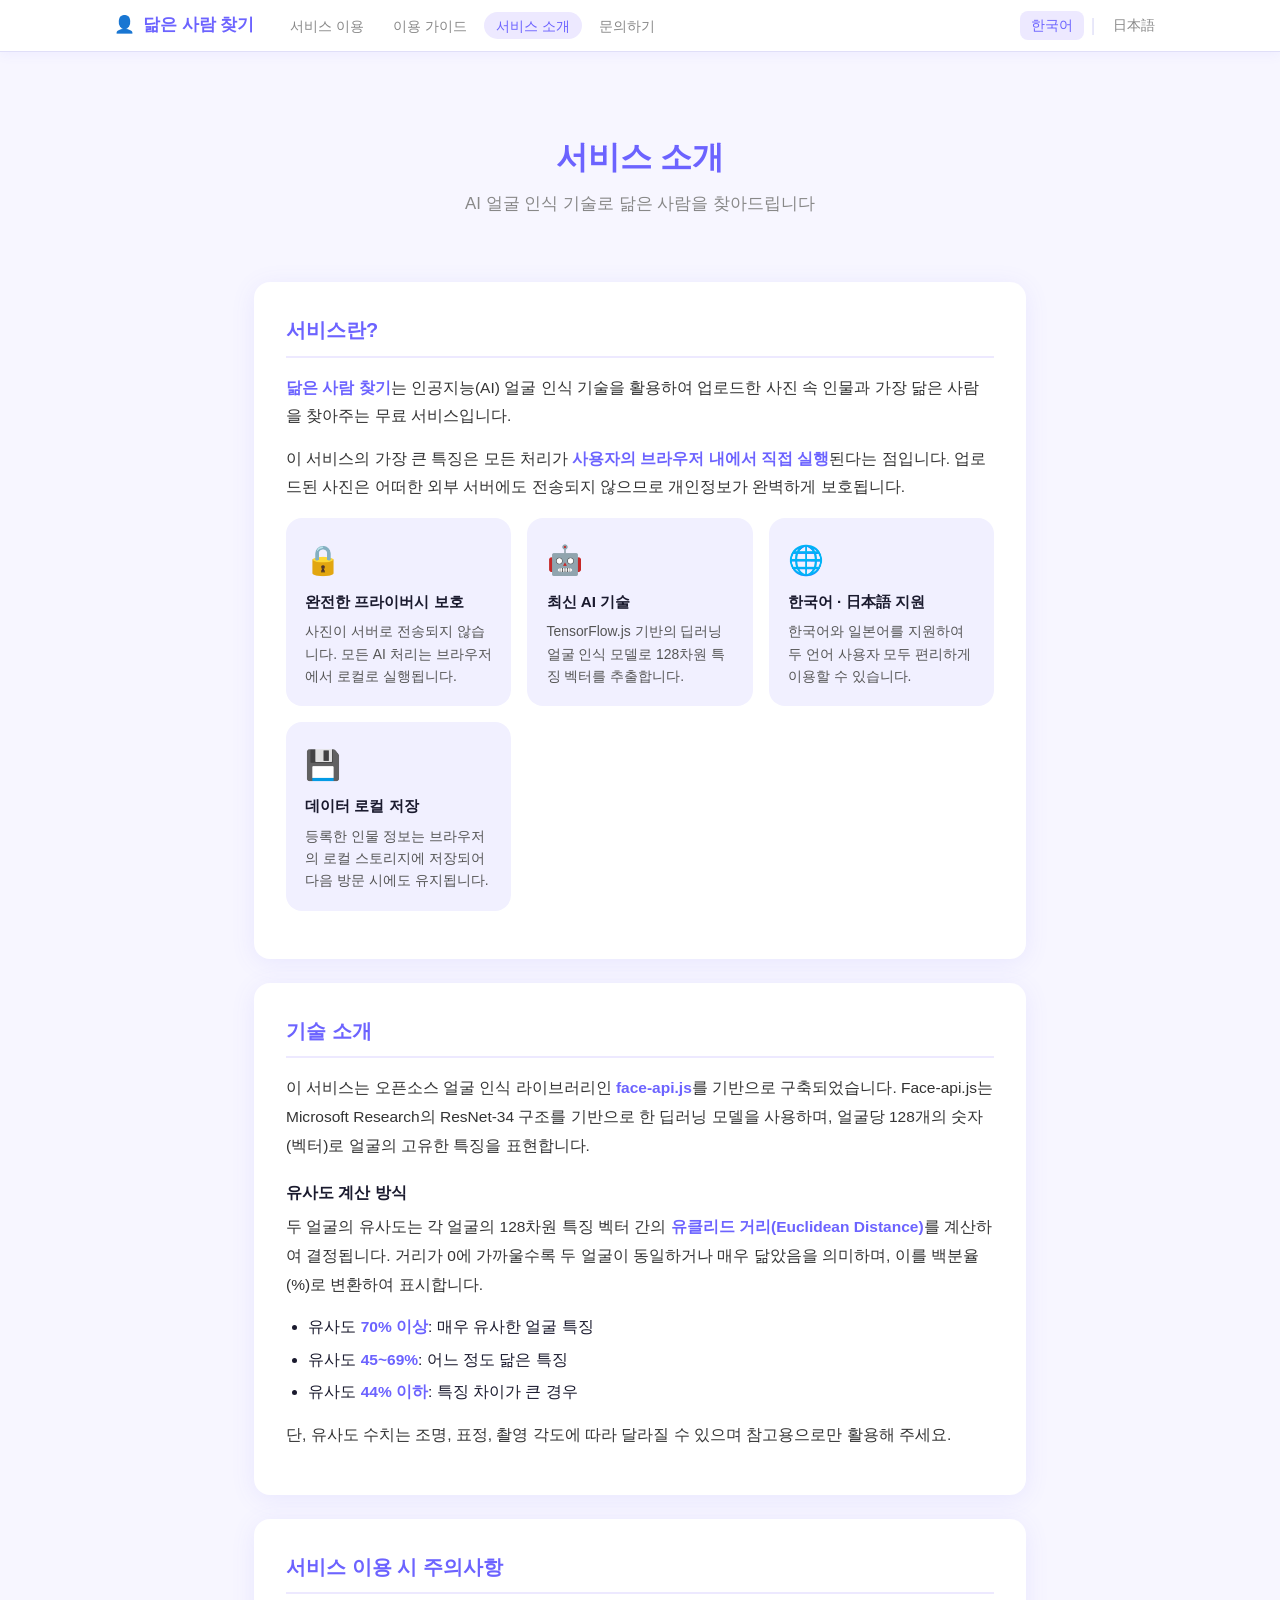
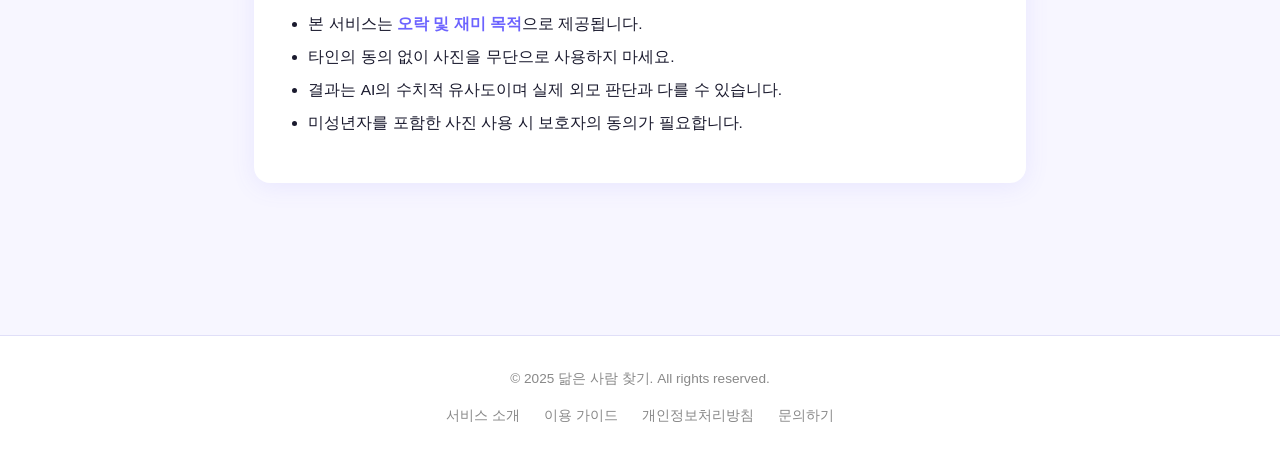
<file: about.html>
<!DOCTYPE html>
<html lang="ko">
<head>
  <meta charset="UTF-8" />
  <meta name="viewport" content="width=device-width, initial-scale=1.0" />
  <title>서비스 소개 - 닮은 사람 찾기</title>
  <meta name="description" content="닮은 사람 찾기 서비스는 브라우저에서 AI가 직접 실행되어 사진을 서버로 전송하지 않는 안전한 얼굴 유사도 분석 서비스입니다." />
  <link rel="stylesheet" href="style.css" />
  <script async src="https://pagead2.googlesyndication.com/pagead/js/adsbygoogle.js?client=ca-pub-1214906655772922" crossorigin="anonymous"></script>
  <script src="lang.js"></script>
</head>
<body>

  <nav class="site-nav">
    <div class="site-nav-inner">
      <a href="index.html" class="site-logo">
        <span>👤</span>
        <span data-ko="닮은 사람 찾기" data-ja="似た人探し">닮은 사람 찾기</span>
      </a>
      <ul class="site-nav-links">
        <li><a href="index.html" data-ko="서비스 이용" data-ja="サービス利用">서비스 이용</a></li>
        <li><a href="guide.html" data-ko="이용 가이드" data-ja="利用ガイド">이용 가이드</a></li>
        <li><a href="about.html" class="active" data-ko="서비스 소개" data-ja="サービス紹介">서비스 소개</a></li>
        <li><a href="contact.html" data-ko="문의하기" data-ja="お問い合わせ">문의하기</a></li>
      </ul>
      <div class="site-lang-toggle">
        <button class="lang-btn active" data-lang="ko">한국어</button>
        <span class="lang-sep">|</span>
        <button class="lang-btn" data-lang="ja">日本語</button>
      </div>
    </div>
  </nav>

  <div class="page-wrap">

    <div class="page-hero">
      <h1 data-ko="서비스 소개" data-ja="サービス紹介">서비스 소개</h1>
      <p data-ko="AI 얼굴 인식 기술로 닮은 사람을 찾아드립니다" data-ja="AI顔認識技術で似た人を見つけます">AI 얼굴 인식 기술로 닮은 사람을 찾아드립니다</p>
    </div>

    <!-- KO Content -->
    <div class="ko-block">
      <div class="content-section">
        <h2>서비스란?</h2>
        <p>
          <strong>닮은 사람 찾기</strong>는 인공지능(AI) 얼굴 인식 기술을 활용하여 업로드한 사진 속 인물과 가장 닮은 사람을 찾아주는 무료 서비스입니다.
        </p>
        <p>
          이 서비스의 가장 큰 특징은 모든 처리가 <strong>사용자의 브라우저 내에서 직접 실행</strong>된다는 점입니다. 업로드된 사진은 어떠한 외부 서버에도 전송되지 않으므로 개인정보가 완벽하게 보호됩니다.
        </p>

        <div class="feature-grid">
          <div class="feature-card">
            <span class="feature-icon">🔒</span>
            <h3>완전한 프라이버시 보호</h3>
            <p>사진이 서버로 전송되지 않습니다. 모든 AI 처리는 브라우저에서 로컬로 실행됩니다.</p>
          </div>
          <div class="feature-card">
            <span class="feature-icon">🤖</span>
            <h3>최신 AI 기술</h3>
            <p>TensorFlow.js 기반의 딥러닝 얼굴 인식 모델로 128차원 특징 벡터를 추출합니다.</p>
          </div>
          <div class="feature-card">
            <span class="feature-icon">🌐</span>
            <h3>한국어 · 日本語 지원</h3>
            <p>한국어와 일본어를 지원하여 두 언어 사용자 모두 편리하게 이용할 수 있습니다.</p>
          </div>
          <div class="feature-card">
            <span class="feature-icon">💾</span>
            <h3>데이터 로컬 저장</h3>
            <p>등록한 인물 정보는 브라우저의 로컬 스토리지에 저장되어 다음 방문 시에도 유지됩니다.</p>
          </div>
        </div>
      </div>

      <div class="content-section">
        <h2>기술 소개</h2>
        <p>
          이 서비스는 오픈소스 얼굴 인식 라이브러리인 <strong>face-api.js</strong>를 기반으로 구축되었습니다.
          Face-api.js는 Microsoft Research의 ResNet-34 구조를 기반으로 한 딥러닝 모델을 사용하며,
          얼굴당 128개의 숫자(벡터)로 얼굴의 고유한 특징을 표현합니다.
        </p>
        <h3>유사도 계산 방식</h3>
        <p>
          두 얼굴의 유사도는 각 얼굴의 128차원 특징 벡터 간의 <strong>유클리드 거리(Euclidean Distance)</strong>를 계산하여 결정됩니다.
          거리가 0에 가까울수록 두 얼굴이 동일하거나 매우 닮았음을 의미하며, 이를 백분율(%)로 변환하여 표시합니다.
        </p>
        <ul>
          <li>유사도 <strong>70% 이상</strong>: 매우 유사한 얼굴 특징</li>
          <li>유사도 <strong>45~69%</strong>: 어느 정도 닮은 특징</li>
          <li>유사도 <strong>44% 이하</strong>: 특징 차이가 큰 경우</li>
        </ul>
        <p>
          단, 유사도 수치는 조명, 표정, 촬영 각도에 따라 달라질 수 있으며 참고용으로만 활용해 주세요.
        </p>
      </div>

      <div class="content-section">
        <h2>서비스 이용 시 주의사항</h2>
        <ul>
          <li>본 서비스는 <strong>오락 및 재미 목적</strong>으로 제공됩니다.</li>
          <li>타인의 동의 없이 사진을 무단으로 사용하지 마세요.</li>
          <li>결과는 AI의 수치적 유사도이며 실제 외모 판단과 다를 수 있습니다.</li>
          <li>미성년자를 포함한 사진 사용 시 보호자의 동의가 필요합니다.</li>
        </ul>
      </div>
    </div>

    <!-- JA Content -->
    <div class="ja-block" style="display:none;">
      <div class="content-section">
        <h2>サービスとは？</h2>
        <p>
          <strong>似た人探し</strong>は、人工知能（AI）の顔認識技術を活用して、アップロードした写真の人物に最も似た人を探す無料サービスです。
        </p>
        <p>
          このサービスの最大の特徴は、すべての処理が<strong>ユーザーのブラウザ内で直接実行</strong>されることです。アップロードされた写真はいかなる外部サーバーにも送信されないため、個人情報が完全に保護されます。
        </p>

        <div class="feature-grid">
          <div class="feature-card">
            <span class="feature-icon">🔒</span>
            <h3>完全なプライバシー保護</h3>
            <p>写真はサーバーに送信されません。すべてのAI処理はブラウザでローカルに実行されます。</p>
          </div>
          <div class="feature-card">
            <span class="feature-icon">🤖</span>
            <h3>最新AI技術</h3>
            <p>TensorFlow.jsベースのディープラーニング顔認識モデルで128次元特徴ベクトルを抽出します。</p>
          </div>
          <div class="feature-card">
            <span class="feature-icon">🌐</span>
            <h3>韓国語・日本語対応</h3>
            <p>韓国語と日本語に対応しており、両言語のユーザーが便利に利用できます。</p>
          </div>
          <div class="feature-card">
            <span class="feature-icon">💾</span>
            <h3>ローカルデータ保存</h3>
            <p>登録した人物情報はブラウザのローカルストレージに保存され、次回訪問時にも維持されます。</p>
          </div>
        </div>
      </div>

      <div class="content-section">
        <h2>技術紹介</h2>
        <p>
          このサービスはオープンソースの顔認識ライブラリ<strong>face-api.js</strong>をベースに構築されています。
          ResNet-34構造に基づくディープラーニングモデルを使用し、顔ごとに128個の数値（ベクトル）で顔固有の特徴を表現します。
        </p>
        <h3>類似度の計算方法</h3>
        <p>
          2つの顔の類似度は、各顔の128次元特徴ベクトル間の<strong>ユークリッド距離</strong>を計算して決定されます。
          距離が0に近いほど2つの顔が同一または非常に似ていることを意味し、これをパーセンテージ（%）に変換して表示します。
        </p>
        <ul>
          <li>類似度<strong>70%以上</strong>：非常によく似た顔の特徴</li>
          <li>類似度<strong>45〜69%</strong>：ある程度似た特徴</li>
          <li>類似度<strong>44%以下</strong>：特徴の差が大きい場合</li>
        </ul>
      </div>

      <div class="content-section">
        <h2>ご利用上の注意</h2>
        <ul>
          <li>本サービスは<strong>娯楽・エンターテインメント目的</strong>で提供されます。</li>
          <li>他人の同意なく無断で写真を使用しないでください。</li>
          <li>結果はAIの数値的類似度であり、実際の外見判断とは異なる場合があります。</li>
          <li>未成年者を含む写真の使用には保護者の同意が必要です。</li>
        </ul>
      </div>
    </div>

  </div>

  <footer class="site-footer">
    <div class="site-footer-inner">
      <p class="footer-copy">© 2025 닮은 사람 찾기. All rights reserved.</p>
      <ul class="footer-links">
        <li><a href="about.html" data-ko="서비스 소개" data-ja="サービス紹介">서비스 소개</a></li>
        <li><a href="guide.html" data-ko="이용 가이드" data-ja="利用ガイド">이용 가이드</a></li>
        <li><a href="privacy.html" data-ko="개인정보처리방침" data-ja="プライバシーポリシー">개인정보처리방침</a></li>
        <li><a href="contact.html" data-ko="문의하기" data-ja="お問い合わせ">문의하기</a></li>
      </ul>
    </div>
  </footer>

</body>
</html>
</file>
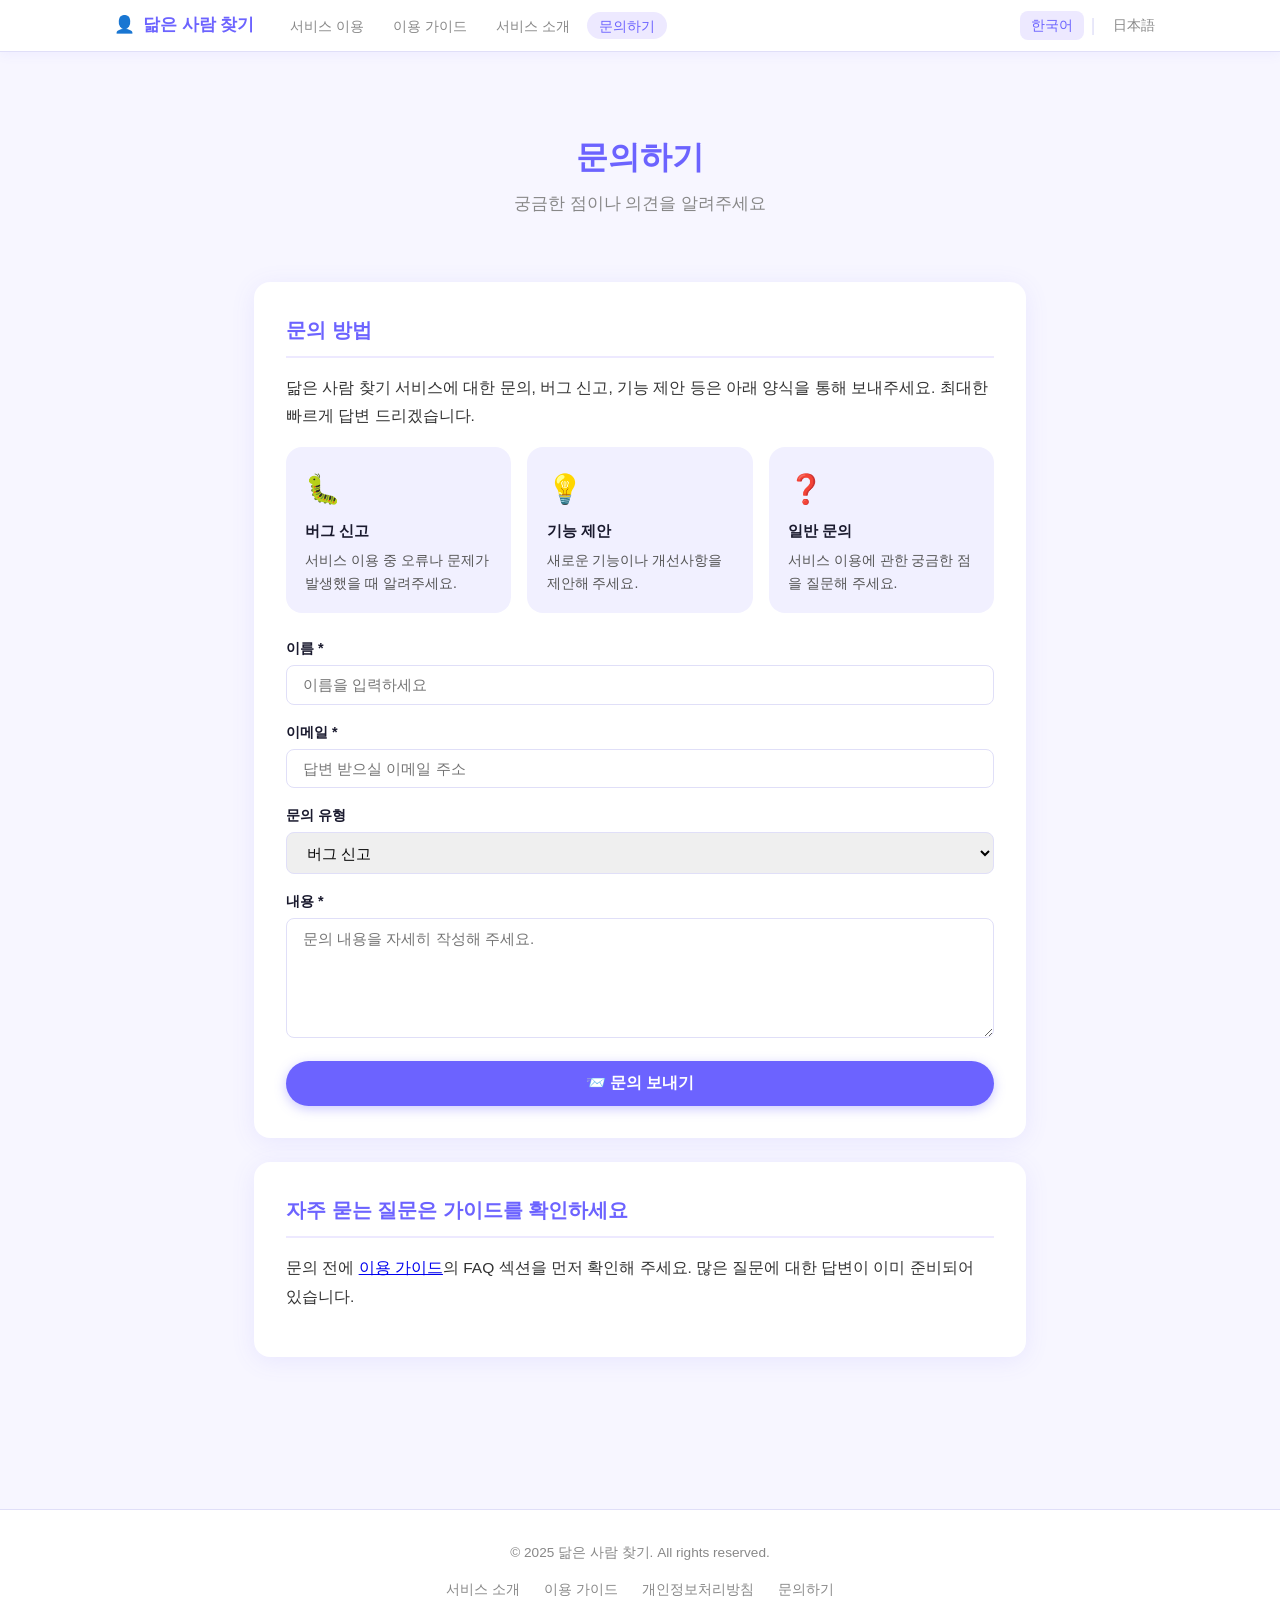
<file: contact.html>
<!DOCTYPE html>
<html lang="ko">
<head>
  <meta charset="UTF-8" />
  <meta name="viewport" content="width=device-width, initial-scale=1.0" />
  <title>문의하기 - 닮은 사람 찾기</title>
  <meta name="description" content="닮은 사람 찾기 서비스에 대한 문의, 버그 신고, 기능 제안을 보내주세요." />
  <link rel="stylesheet" href="style.css" />
  <script async src="https://pagead2.googlesyndication.com/pagead/js/adsbygoogle.js?client=ca-pub-1214906655772922" crossorigin="anonymous"></script>
  <script src="lang.js"></script>
</head>
<body>

  <nav class="site-nav">
    <div class="site-nav-inner">
      <a href="index.html" class="site-logo">
        <span>👤</span>
        <span data-ko="닮은 사람 찾기" data-ja="似た人探し">닮은 사람 찾기</span>
      </a>
      <ul class="site-nav-links">
        <li><a href="index.html" data-ko="서비스 이용" data-ja="サービス利用">서비스 이용</a></li>
        <li><a href="guide.html" data-ko="이용 가이드" data-ja="利用ガイド">이용 가이드</a></li>
        <li><a href="about.html" data-ko="서비스 소개" data-ja="サービス紹介">서비스 소개</a></li>
        <li><a href="contact.html" class="active" data-ko="문의하기" data-ja="お問い合わせ">문의하기</a></li>
      </ul>
      <div class="site-lang-toggle">
        <button class="lang-btn active" data-lang="ko">한국어</button>
        <span class="lang-sep">|</span>
        <button class="lang-btn" data-lang="ja">日本語</button>
      </div>
    </div>
  </nav>

  <div class="page-wrap">

    <div class="page-hero">
      <h1 data-ko="문의하기" data-ja="お問い合わせ">문의하기</h1>
      <p data-ko="궁금한 점이나 의견을 알려주세요" data-ja="ご質問やご意見をお聞かせください">궁금한 점이나 의견을 알려주세요</p>
    </div>

    <!-- KO Content -->
    <div class="ko-block">

      <div class="content-section">
        <h2>문의 방법</h2>
        <p>
          닮은 사람 찾기 서비스에 대한 문의, 버그 신고, 기능 제안 등은
          아래 양식을 통해 보내주세요. 최대한 빠르게 답변 드리겠습니다.
        </p>

        <div class="feature-grid" style="margin-bottom:1.5rem;">
          <div class="feature-card">
            <span class="feature-icon">🐛</span>
            <h3>버그 신고</h3>
            <p>서비스 이용 중 오류나 문제가 발생했을 때 알려주세요.</p>
          </div>
          <div class="feature-card">
            <span class="feature-icon">💡</span>
            <h3>기능 제안</h3>
            <p>새로운 기능이나 개선사항을 제안해 주세요.</p>
          </div>
          <div class="feature-card">
            <span class="feature-icon">❓</span>
            <h3>일반 문의</h3>
            <p>서비스 이용에 관한 궁금한 점을 질문해 주세요.</p>
          </div>
        </div>

        <form class="contact-form" id="contactForm">
          <div>
            <label for="contactName">이름 *</label>
            <input type="text" id="contactName" placeholder="이름을 입력하세요" required />
          </div>
          <div>
            <label for="contactEmail">이메일 *</label>
            <input type="email" id="contactEmail" placeholder="답변 받으실 이메일 주소" required />
          </div>
          <div>
            <label for="contactCategory">문의 유형</label>
            <select id="contactCategory" style="width:100%;padding:0.65rem 1rem;border:1.5px solid var(--border);border-radius:8px;font-size:0.95rem;font-family:inherit;outline:none;">
              <option value="bug">버그 신고</option>
              <option value="feature">기능 제안</option>
              <option value="question">일반 문의</option>
              <option value="other">기타</option>
            </select>
          </div>
          <div>
            <label for="contactMessage">내용 *</label>
            <textarea id="contactMessage" placeholder="문의 내용을 자세히 작성해 주세요." required></textarea>
          </div>
          <button type="submit" class="btn btn-primary" id="submitBtn">
            📨 문의 보내기
          </button>
        </form>

        <div id="contactSuccess" style="display:none; margin-top:1rem; padding:1rem; background:var(--primary-light); border-radius:var(--radius); color:var(--primary); text-align:center; font-weight:600;">
          ✅ 문의가 접수되었습니다. 빠른 시일 내에 답변 드리겠습니다.
        </div>
      </div>

      <div class="content-section">
        <h2>자주 묻는 질문은 가이드를 확인하세요</h2>
        <p>
          문의 전에 <a href="guide.html">이용 가이드</a>의 FAQ 섹션을 먼저 확인해 주세요.
          많은 질문에 대한 답변이 이미 준비되어 있습니다.
        </p>
      </div>

    </div>

    <!-- JA Content -->
    <div class="ja-block" style="display:none;">

      <div class="content-section">
        <h2>お問い合わせ方法</h2>
        <p>
          似た人探しサービスへのお問い合わせ、バグ報告、機能提案などは
          以下のフォームよりお送りください。できる限り早くご回答いたします。
        </p>

        <div class="feature-grid" style="margin-bottom:1.5rem;">
          <div class="feature-card">
            <span class="feature-icon">🐛</span>
            <h3>バグ報告</h3>
            <p>サービス利用中にエラーや問題が発生した際はお知らせください。</p>
          </div>
          <div class="feature-card">
            <span class="feature-icon">💡</span>
            <h3>機能提案</h3>
            <p>新機能や改善点を提案してください。</p>
          </div>
          <div class="feature-card">
            <span class="feature-icon">❓</span>
            <h3>一般的なお問い合わせ</h3>
            <p>サービス利用に関するご質問をどうぞ。</p>
          </div>
        </div>

        <form class="contact-form" id="contactFormJa">
          <div>
            <label>お名前 *</label>
            <input type="text" placeholder="お名前を入力してください" required />
          </div>
          <div>
            <label>メールアドレス *</label>
            <input type="email" placeholder="返信先のメールアドレス" required />
          </div>
          <div>
            <label>お問い合わせ種別</label>
            <select style="width:100%;padding:0.65rem 1rem;border:1.5px solid var(--border);border-radius:8px;font-size:0.95rem;font-family:inherit;outline:none;">
              <option>バグ報告</option>
              <option>機能提案</option>
              <option>一般的なお問い合わせ</option>
              <option>その他</option>
            </select>
          </div>
          <div>
            <label>お問い合わせ内容 *</label>
            <textarea placeholder="お問い合わせ内容を詳しくお書きください。" required></textarea>
          </div>
          <button type="submit" class="btn btn-primary">
            📨 送信する
          </button>
        </form>
      </div>

      <div class="content-section">
        <h2>よくある質問はガイドをご確認ください</h2>
        <p>
          お問い合わせ前に<a href="guide.html">利用ガイド</a>のFAQセクションをご確認ください。
          多くの質問への回答がすでに用意されています。
        </p>
      </div>

    </div>

  </div>

  <footer class="site-footer">
    <div class="site-footer-inner">
      <p class="footer-copy">© 2025 닮은 사람 찾기. All rights reserved.</p>
      <ul class="footer-links">
        <li><a href="about.html" data-ko="서비스 소개" data-ja="サービス紹介">서비스 소개</a></li>
        <li><a href="guide.html" data-ko="이용 가이드" data-ja="利用ガイド">이용 가이드</a></li>
        <li><a href="privacy.html" data-ko="개인정보처리방침" data-ja="プライバシーポリシー">개인정보처리방침</a></li>
        <li><a href="contact.html" data-ko="문의하기" data-ja="お問い合わせ">문의하기</a></li>
      </ul>
    </div>
  </footer>

  <script>
    document.getElementById('contactForm').addEventListener('submit', function(e) {
      e.preventDefault();
      // 실제 배포 시 여기에 이메일 전송 로직(FormSubmit, EmailJS 등) 추가
      document.getElementById('contactForm').style.display = 'none';
      document.getElementById('contactSuccess').style.display = 'block';
    });
  </script>

</body>
</html>
</file>
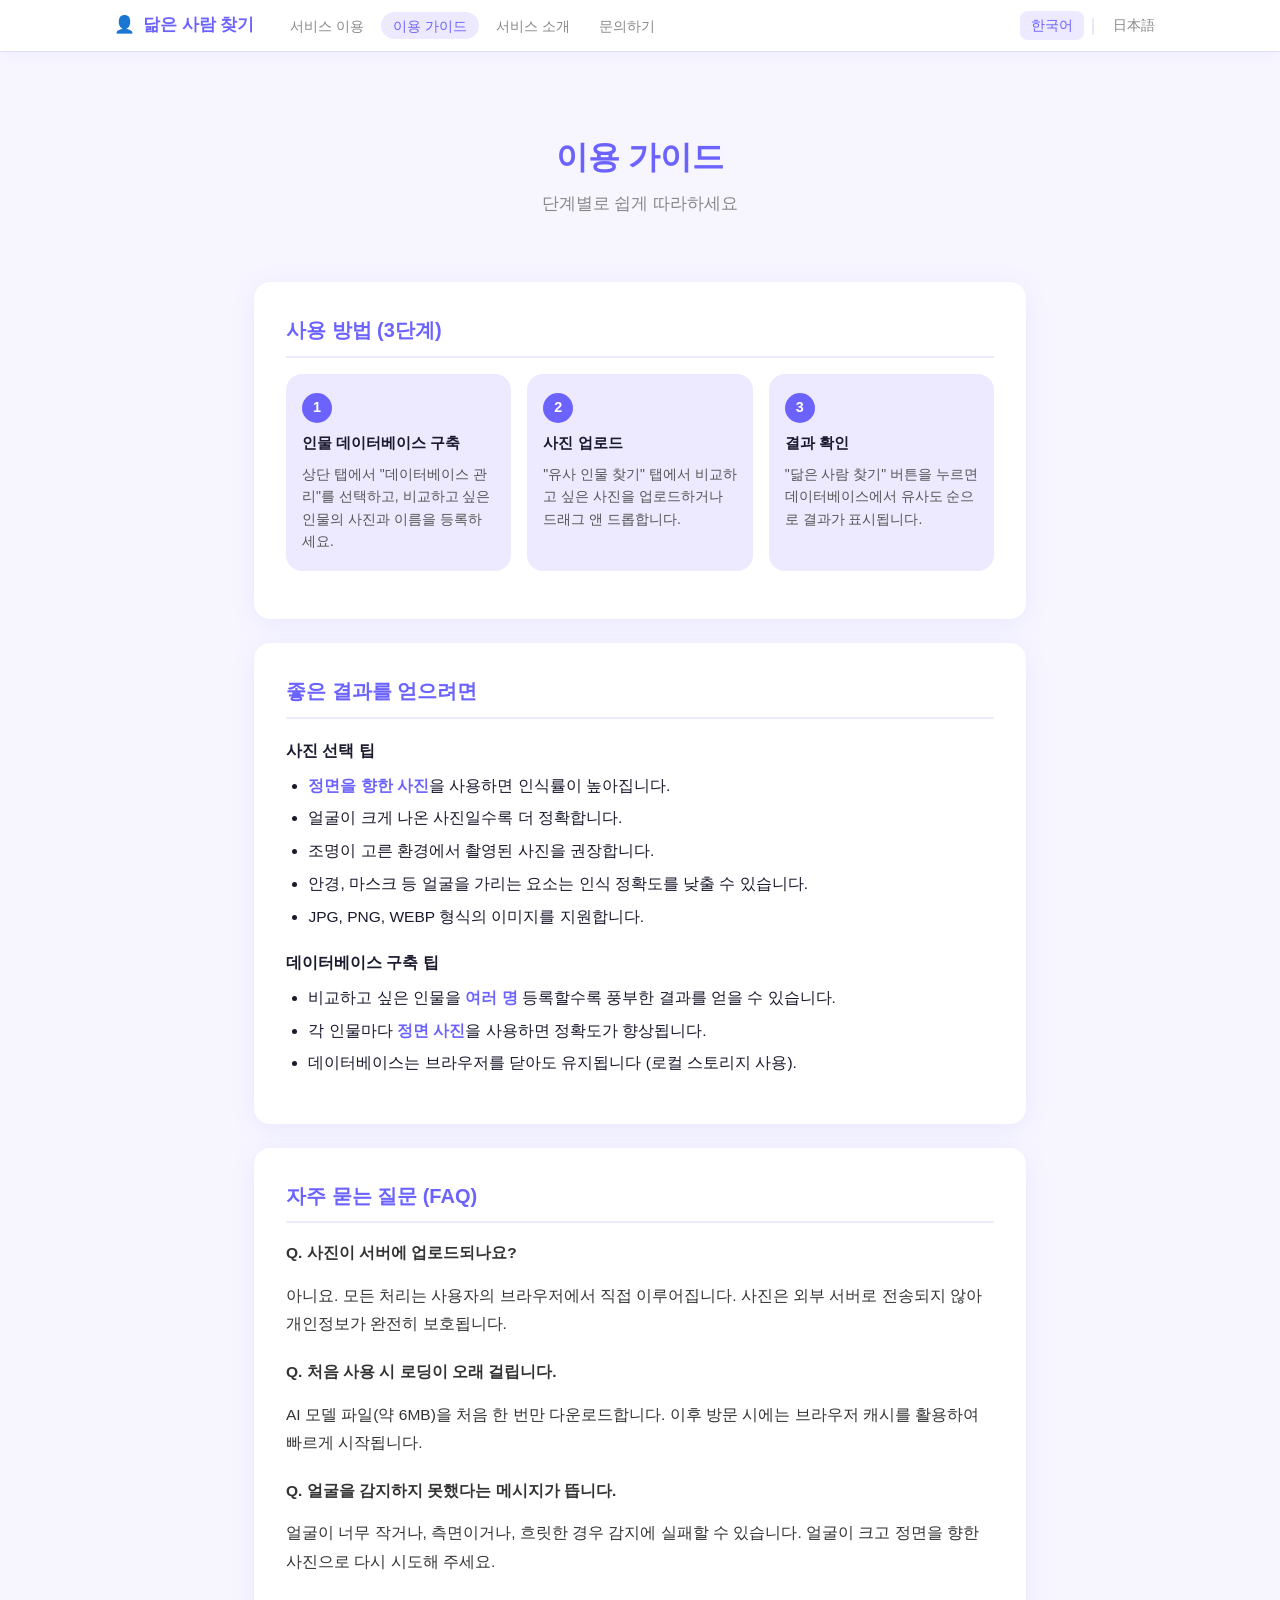
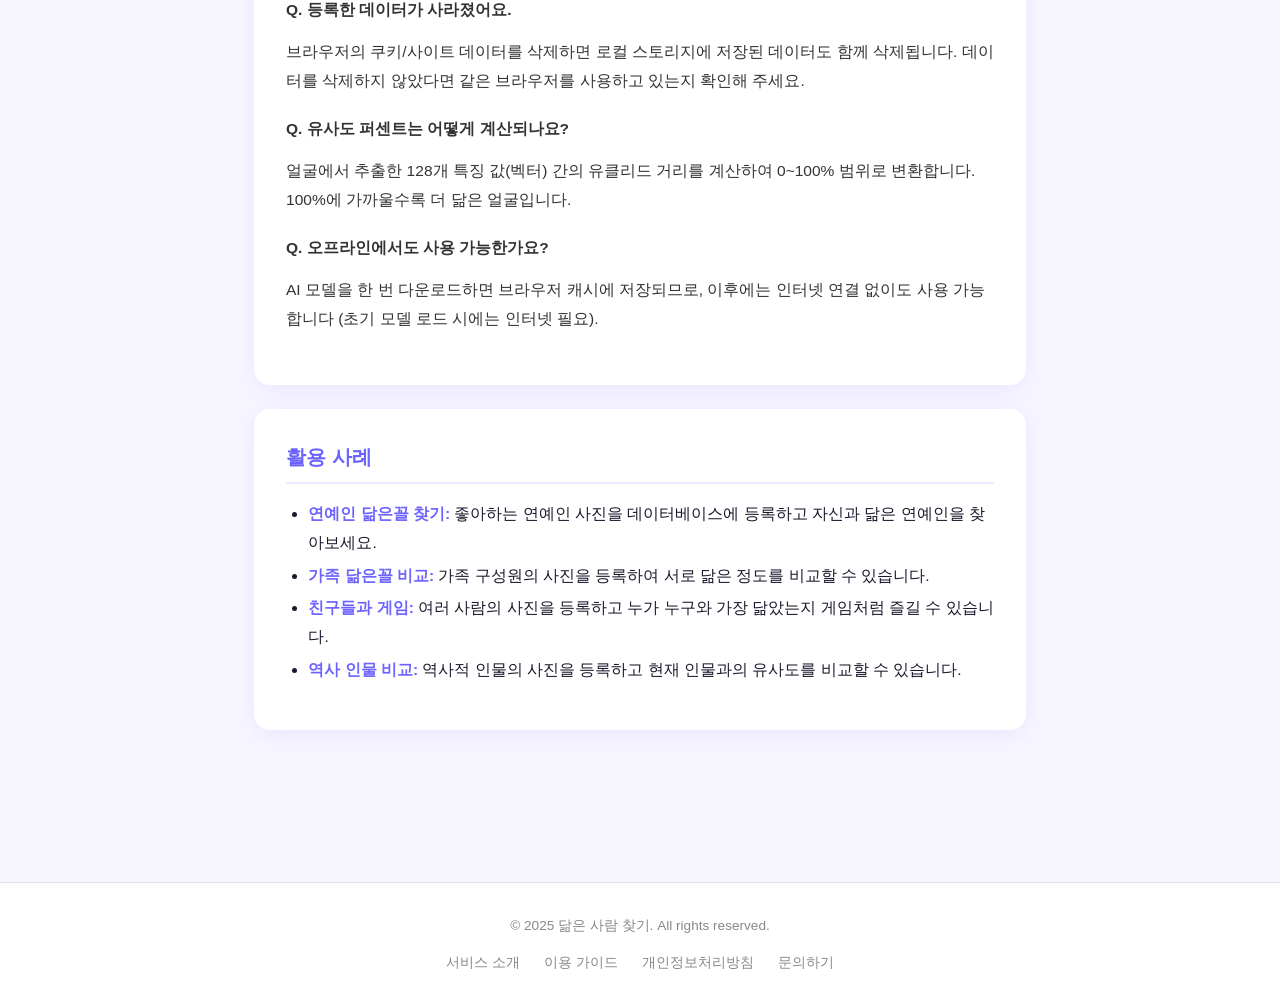
<file: guide.html>
<!DOCTYPE html>
<html lang="ko">
<head>
  <meta charset="UTF-8" />
  <meta name="viewport" content="width=device-width, initial-scale=1.0" />
  <title>이용 가이드 - 닮은 사람 찾기</title>
  <meta name="description" content="닮은 사람 찾기 서비스 사용법을 단계별로 안내합니다. 사진 등록부터 유사도 검색까지 쉽게 따라할 수 있습니다." />
  <link rel="stylesheet" href="style.css" />
  <script async src="https://pagead2.googlesyndication.com/pagead/js/adsbygoogle.js?client=ca-pub-1214906655772922" crossorigin="anonymous"></script>
  <script src="lang.js"></script>
</head>
<body>

  <nav class="site-nav">
    <div class="site-nav-inner">
      <a href="index.html" class="site-logo">
        <span>👤</span>
        <span data-ko="닮은 사람 찾기" data-ja="似た人探し">닮은 사람 찾기</span>
      </a>
      <ul class="site-nav-links">
        <li><a href="index.html" data-ko="서비스 이용" data-ja="サービス利用">서비스 이용</a></li>
        <li><a href="guide.html" class="active" data-ko="이용 가이드" data-ja="利用ガイド">이용 가이드</a></li>
        <li><a href="about.html" data-ko="서비스 소개" data-ja="サービス紹介">서비스 소개</a></li>
        <li><a href="contact.html" data-ko="문의하기" data-ja="お問い合わせ">문의하기</a></li>
      </ul>
      <div class="site-lang-toggle">
        <button class="lang-btn active" data-lang="ko">한국어</button>
        <span class="lang-sep">|</span>
        <button class="lang-btn" data-lang="ja">日本語</button>
      </div>
    </div>
  </nav>

  <div class="page-wrap">

    <div class="page-hero">
      <h1 data-ko="이용 가이드" data-ja="利用ガイド">이용 가이드</h1>
      <p data-ko="단계별로 쉽게 따라하세요" data-ja="ステップごとに簡単に使えます">단계별로 쉽게 따라하세요</p>
    </div>

    <!-- KO Content -->
    <div class="ko-block">

      <div class="content-section">
        <h2>사용 방법 (3단계)</h2>
        <div class="step-grid">
          <div class="step-card">
            <div class="step-num">1</div>
            <h3>인물 데이터베이스 구축</h3>
            <p>상단 탭에서 "데이터베이스 관리"를 선택하고, 비교하고 싶은 인물의 사진과 이름을 등록하세요.</p>
          </div>
          <div class="step-card">
            <div class="step-num">2</div>
            <h3>사진 업로드</h3>
            <p>"유사 인물 찾기" 탭에서 비교하고 싶은 사진을 업로드하거나 드래그 앤 드롭합니다.</p>
          </div>
          <div class="step-card">
            <div class="step-num">3</div>
            <h3>결과 확인</h3>
            <p>"닮은 사람 찾기" 버튼을 누르면 데이터베이스에서 유사도 순으로 결과가 표시됩니다.</p>
          </div>
        </div>
      </div>

      <div class="content-section">
        <h2>좋은 결과를 얻으려면</h2>
        <h3>사진 선택 팁</h3>
        <ul>
          <li><strong>정면을 향한 사진</strong>을 사용하면 인식률이 높아집니다.</li>
          <li>얼굴이 크게 나온 사진일수록 더 정확합니다.</li>
          <li>조명이 고른 환경에서 촬영된 사진을 권장합니다.</li>
          <li>안경, 마스크 등 얼굴을 가리는 요소는 인식 정확도를 낮출 수 있습니다.</li>
          <li>JPG, PNG, WEBP 형식의 이미지를 지원합니다.</li>
        </ul>

        <h3>데이터베이스 구축 팁</h3>
        <ul>
          <li>비교하고 싶은 인물을 <strong>여러 명</strong> 등록할수록 풍부한 결과를 얻을 수 있습니다.</li>
          <li>각 인물마다 <strong>정면 사진</strong>을 사용하면 정확도가 향상됩니다.</li>
          <li>데이터베이스는 브라우저를 닫아도 유지됩니다 (로컬 스토리지 사용).</li>
        </ul>
      </div>

      <div class="content-section">
        <h2>자주 묻는 질문 (FAQ)</h2>

        <div class="faq-item">
          <p class="faq-q">Q. 사진이 서버에 업로드되나요?</p>
          <p class="faq-a">아니요. 모든 처리는 사용자의 브라우저에서 직접 이루어집니다. 사진은 외부 서버로 전송되지 않아 개인정보가 완전히 보호됩니다.</p>
        </div>

        <div class="faq-item">
          <p class="faq-q">Q. 처음 사용 시 로딩이 오래 걸립니다.</p>
          <p class="faq-a">AI 모델 파일(약 6MB)을 처음 한 번만 다운로드합니다. 이후 방문 시에는 브라우저 캐시를 활용하여 빠르게 시작됩니다.</p>
        </div>

        <div class="faq-item">
          <p class="faq-q">Q. 얼굴을 감지하지 못했다는 메시지가 뜹니다.</p>
          <p class="faq-a">얼굴이 너무 작거나, 측면이거나, 흐릿한 경우 감지에 실패할 수 있습니다. 얼굴이 크고 정면을 향한 사진으로 다시 시도해 주세요.</p>
        </div>

        <div class="faq-item">
          <p class="faq-q">Q. 등록한 데이터가 사라졌어요.</p>
          <p class="faq-a">브라우저의 쿠키/사이트 데이터를 삭제하면 로컬 스토리지에 저장된 데이터도 함께 삭제됩니다. 데이터를 삭제하지 않았다면 같은 브라우저를 사용하고 있는지 확인해 주세요.</p>
        </div>

        <div class="faq-item">
          <p class="faq-q">Q. 유사도 퍼센트는 어떻게 계산되나요?</p>
          <p class="faq-a">얼굴에서 추출한 128개 특징 값(벡터) 간의 유클리드 거리를 계산하여 0~100% 범위로 변환합니다. 100%에 가까울수록 더 닮은 얼굴입니다.</p>
        </div>

        <div class="faq-item">
          <p class="faq-q">Q. 오프라인에서도 사용 가능한가요?</p>
          <p class="faq-a">AI 모델을 한 번 다운로드하면 브라우저 캐시에 저장되므로, 이후에는 인터넷 연결 없이도 사용 가능합니다 (초기 모델 로드 시에는 인터넷 필요).</p>
        </div>
      </div>

      <div class="content-section">
        <h2>활용 사례</h2>
        <ul>
          <li><strong>연예인 닮은꼴 찾기:</strong> 좋아하는 연예인 사진을 데이터베이스에 등록하고 자신과 닮은 연예인을 찾아보세요.</li>
          <li><strong>가족 닮은꼴 비교:</strong> 가족 구성원의 사진을 등록하여 서로 닮은 정도를 비교할 수 있습니다.</li>
          <li><strong>친구들과 게임:</strong> 여러 사람의 사진을 등록하고 누가 누구와 가장 닮았는지 게임처럼 즐길 수 있습니다.</li>
          <li><strong>역사 인물 비교:</strong> 역사적 인물의 사진을 등록하고 현재 인물과의 유사도를 비교할 수 있습니다.</li>
        </ul>
      </div>

    </div>

    <!-- JA Content -->
    <div class="ja-block" style="display:none;">

      <div class="content-section">
        <h2>使い方（3ステップ）</h2>
        <div class="step-grid">
          <div class="step-card">
            <div class="step-num">1</div>
            <h3>人物データベースを構築</h3>
            <p>上部タブで「データベース管理」を選択し、比較したい人物の写真と名前を登録してください。</p>
          </div>
          <div class="step-card">
            <div class="step-num">2</div>
            <h3>写真をアップロード</h3>
            <p>「似た人を探す」タブで比較したい写真をアップロードまたはドラッグ＆ドロップします。</p>
          </div>
          <div class="step-card">
            <div class="step-num">3</div>
            <h3>結果を確認</h3>
            <p>「似た人を探す」ボタンを押すと、データベースから類似度順に結果が表示されます。</p>
          </div>
        </div>
      </div>

      <div class="content-section">
        <h2>より良い結果を得るために</h2>
        <h3>写真選択のヒント</h3>
        <ul>
          <li><strong>正面を向いた写真</strong>を使うと認識率が上がります。</li>
          <li>顔が大きく写っている写真ほど正確です。</li>
          <li>照明が均一な環境で撮影された写真を推奨します。</li>
          <li>メガネ・マスクなど顔を隠す要素は認識精度を下げる可能性があります。</li>
        </ul>

        <h3>データベース構築のヒント</h3>
        <ul>
          <li>比較したい人物を<strong>複数名</strong>登録するほど豊富な結果が得られます。</li>
          <li>各人物に<strong>正面写真</strong>を使用すると精度が向上します。</li>
          <li>データベースはブラウザを閉じても維持されます（ローカルストレージ使用）。</li>
        </ul>
      </div>

      <div class="content-section">
        <h2>よくある質問（FAQ）</h2>

        <div class="faq-item">
          <p class="faq-q">Q. 写真はサーバーにアップロードされますか？</p>
          <p class="faq-a">いいえ。すべての処理はユーザーのブラウザで直接行われます。写真は外部サーバーに送信されないため、個人情報が完全に保護されます。</p>
        </div>

        <div class="faq-item">
          <p class="faq-q">Q. 初回使用時にロード時間がかかります。</p>
          <p class="faq-a">AIモデルファイル（約6MB）を初回のみダウンロードします。以降の訪問ではブラウザキャッシュを活用して素早く起動します。</p>
        </div>

        <div class="faq-item">
          <p class="faq-q">Q. 顔を検出できないというメッセージが表示されます。</p>
          <p class="faq-a">顔が小さすぎる、横向き、ぼやけている場合に検出に失敗することがあります。顔が大きく正面を向いた写真で再試行してください。</p>
        </div>

        <div class="faq-item">
          <p class="faq-q">Q. 類似度のパーセンテージはどのように計算されますか？</p>
          <p class="faq-a">顔から抽出した128個の特徴値（ベクトル）間のユークリッド距離を計算し、0〜100%の範囲に変換します。100%に近いほど似ている顔です。</p>
        </div>
      </div>

    </div>

  </div>

  <footer class="site-footer">
    <div class="site-footer-inner">
      <p class="footer-copy">© 2025 닮은 사람 찾기. All rights reserved.</p>
      <ul class="footer-links">
        <li><a href="about.html" data-ko="서비스 소개" data-ja="サービス紹介">서비스 소개</a></li>
        <li><a href="guide.html" data-ko="이용 가이드" data-ja="利用ガイド">이용 가이드</a></li>
        <li><a href="privacy.html" data-ko="개인정보처리방침" data-ja="プライバシーポリシー">개인정보처리방침</a></li>
        <li><a href="contact.html" data-ko="문의하기" data-ja="お問い合わせ">문의하기</a></li>
      </ul>
    </div>
  </footer>

</body>
</html>
</file>
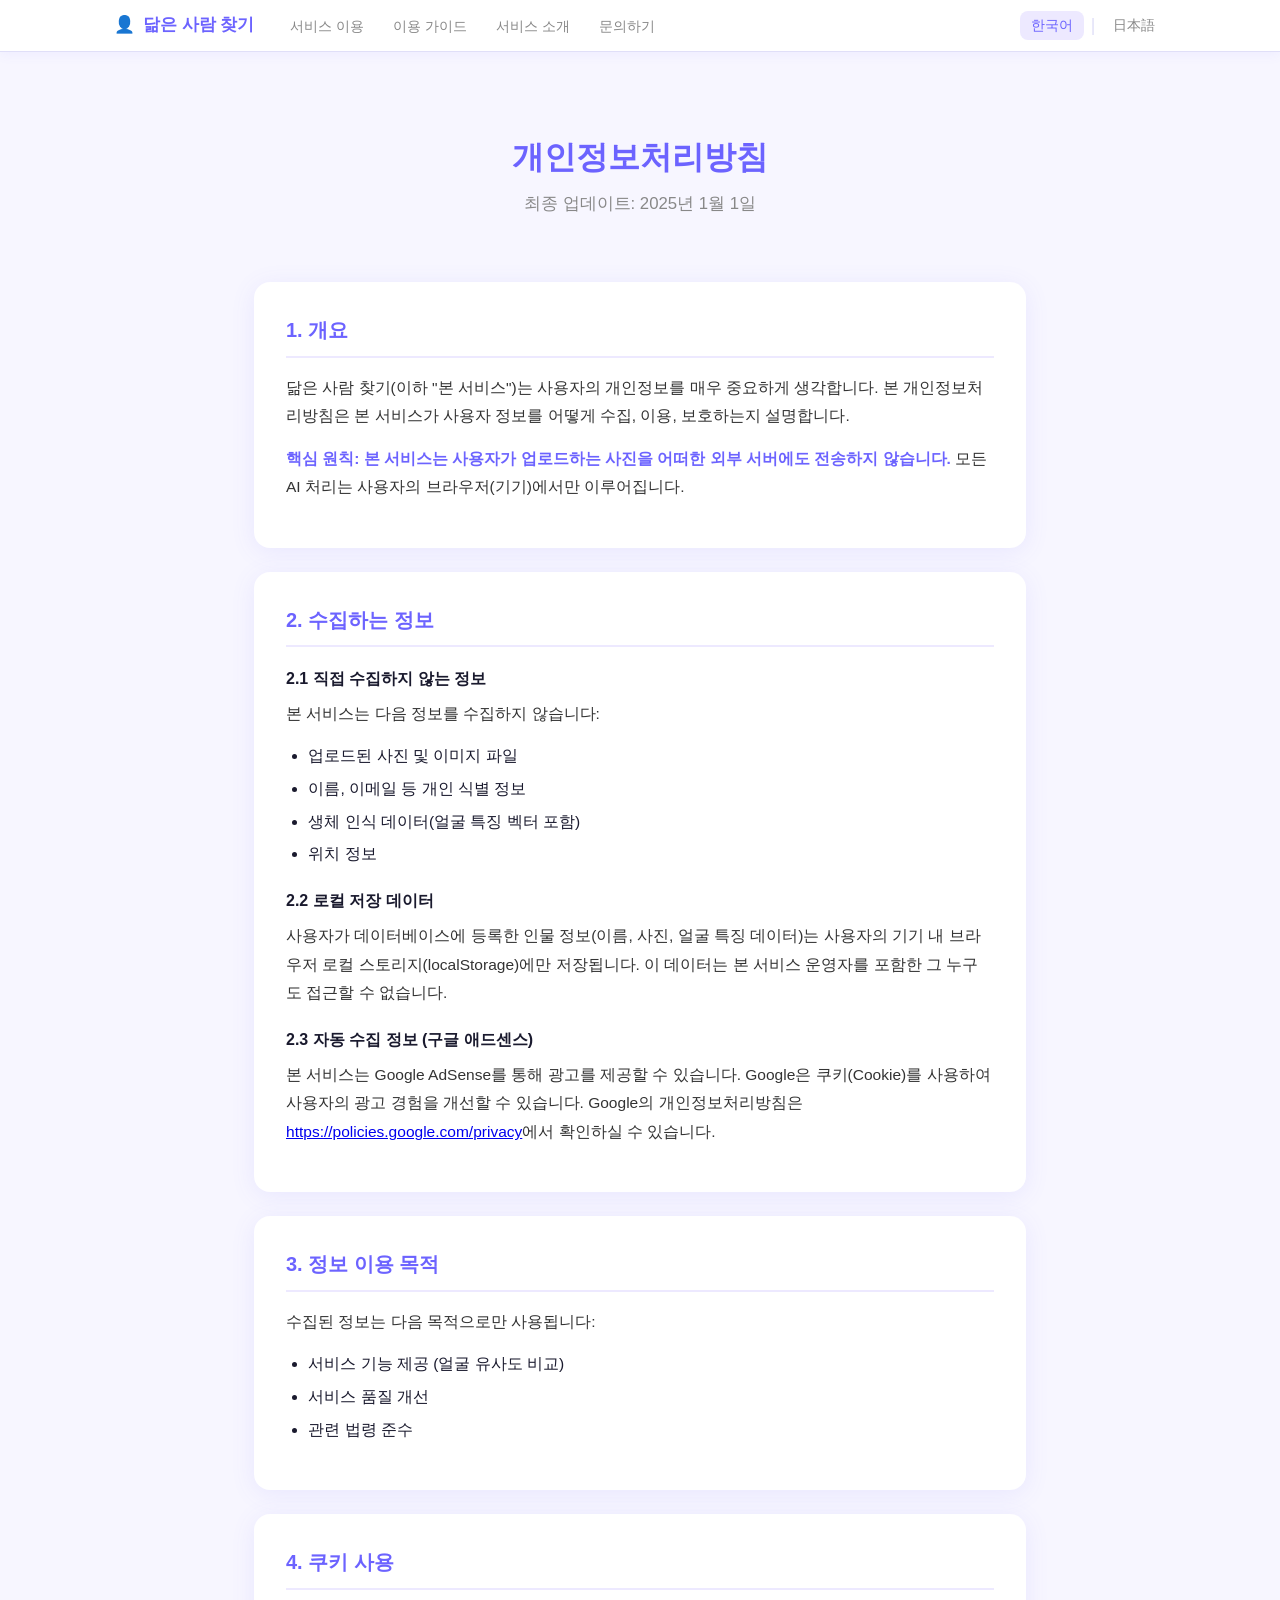
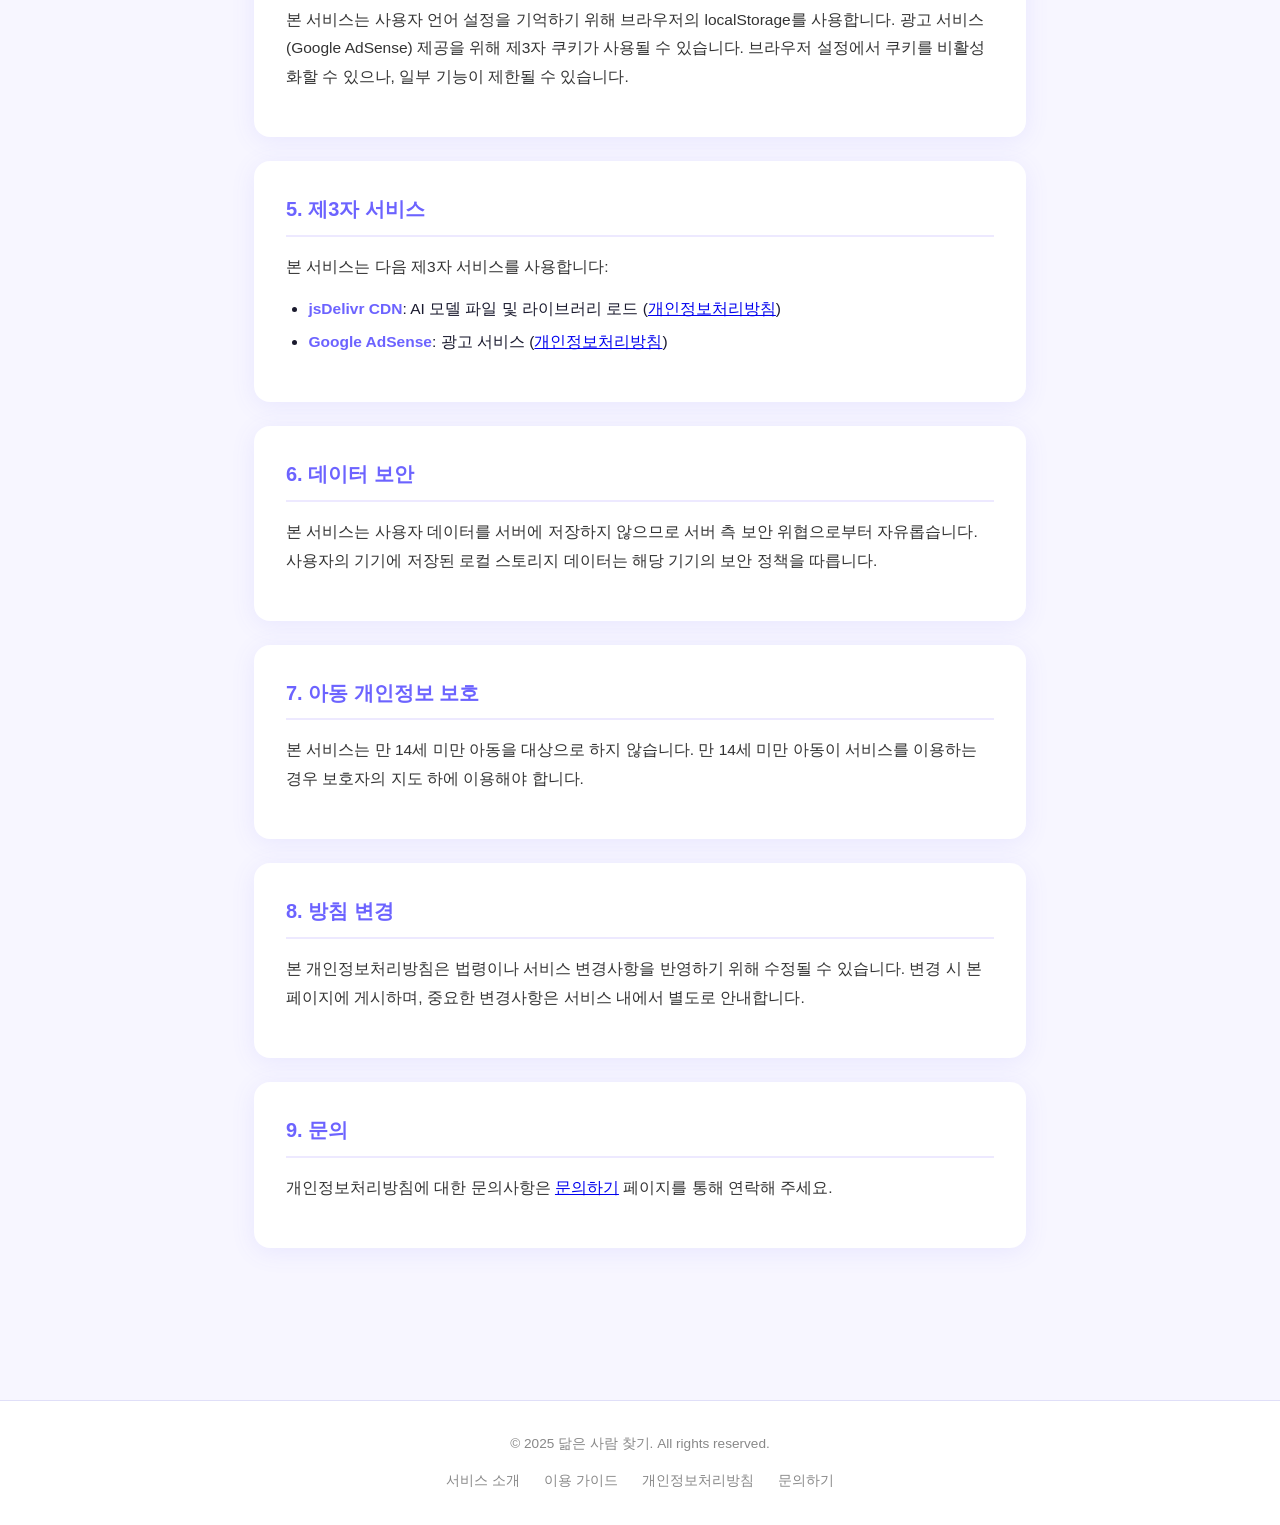
<file: privacy.html>
<!DOCTYPE html>
<html lang="ko">
<head>
  <meta charset="UTF-8" />
  <meta name="viewport" content="width=device-width, initial-scale=1.0" />
  <title>개인정보처리방침 - 닮은 사람 찾기</title>
  <meta name="description" content="닮은 사람 찾기 서비스의 개인정보처리방침입니다. 본 서비스는 사진을 서버로 전송하지 않습니다." />
  <link rel="stylesheet" href="style.css" />
  <script async src="https://pagead2.googlesyndication.com/pagead/js/adsbygoogle.js?client=ca-pub-1214906655772922" crossorigin="anonymous"></script>
  <script src="lang.js"></script>
</head>
<body>

  <nav class="site-nav">
    <div class="site-nav-inner">
      <a href="index.html" class="site-logo">
        <span>👤</span>
        <span data-ko="닮은 사람 찾기" data-ja="似た人探し">닮은 사람 찾기</span>
      </a>
      <ul class="site-nav-links">
        <li><a href="index.html" data-ko="서비스 이용" data-ja="サービス利用">서비스 이용</a></li>
        <li><a href="guide.html" data-ko="이용 가이드" data-ja="利用ガイド">이용 가이드</a></li>
        <li><a href="about.html" data-ko="서비스 소개" data-ja="サービス紹介">서비스 소개</a></li>
        <li><a href="contact.html" data-ko="문의하기" data-ja="お問い合わせ">문의하기</a></li>
      </ul>
      <div class="site-lang-toggle">
        <button class="lang-btn active" data-lang="ko">한국어</button>
        <span class="lang-sep">|</span>
        <button class="lang-btn" data-lang="ja">日本語</button>
      </div>
    </div>
  </nav>

  <div class="page-wrap">

    <div class="page-hero">
      <h1 data-ko="개인정보처리방침" data-ja="プライバシーポリシー">개인정보처리방침</h1>
      <p data-ko="최종 업데이트: 2025년 1월 1일" data-ja="最終更新日：2025年1月1日">최종 업데이트: 2025년 1월 1일</p>
    </div>

    <!-- KO Content -->
    <div class="ko-block">

      <div class="content-section">
        <h2>1. 개요</h2>
        <p>
          닮은 사람 찾기(이하 "본 서비스")는 사용자의 개인정보를 매우 중요하게 생각합니다.
          본 개인정보처리방침은 본 서비스가 사용자 정보를 어떻게 수집, 이용, 보호하는지 설명합니다.
        </p>
        <p>
          <strong>핵심 원칙: 본 서비스는 사용자가 업로드하는 사진을 어떠한 외부 서버에도 전송하지 않습니다.</strong>
          모든 AI 처리는 사용자의 브라우저(기기)에서만 이루어집니다.
        </p>
      </div>

      <div class="content-section">
        <h2>2. 수집하는 정보</h2>
        <h3>2.1 직접 수집하지 않는 정보</h3>
        <p>본 서비스는 다음 정보를 수집하지 않습니다:</p>
        <ul>
          <li>업로드된 사진 및 이미지 파일</li>
          <li>이름, 이메일 등 개인 식별 정보</li>
          <li>생체 인식 데이터(얼굴 특징 벡터 포함)</li>
          <li>위치 정보</li>
        </ul>

        <h3>2.2 로컬 저장 데이터</h3>
        <p>
          사용자가 데이터베이스에 등록한 인물 정보(이름, 사진, 얼굴 특징 데이터)는
          사용자의 기기 내 브라우저 로컬 스토리지(localStorage)에만 저장됩니다.
          이 데이터는 본 서비스 운영자를 포함한 그 누구도 접근할 수 없습니다.
        </p>

        <h3>2.3 자동 수집 정보 (구글 애드센스)</h3>
        <p>
          본 서비스는 Google AdSense를 통해 광고를 제공할 수 있습니다.
          Google은 쿠키(Cookie)를 사용하여 사용자의 광고 경험을 개선할 수 있습니다.
          Google의 개인정보처리방침은 <a href="https://policies.google.com/privacy" target="_blank" rel="noopener">https://policies.google.com/privacy</a>에서 확인하실 수 있습니다.
        </p>
      </div>

      <div class="content-section">
        <h2>3. 정보 이용 목적</h2>
        <p>수집된 정보는 다음 목적으로만 사용됩니다:</p>
        <ul>
          <li>서비스 기능 제공 (얼굴 유사도 비교)</li>
          <li>서비스 품질 개선</li>
          <li>관련 법령 준수</li>
        </ul>
      </div>

      <div class="content-section">
        <h2>4. 쿠키 사용</h2>
        <p>
          본 서비스는 사용자 언어 설정을 기억하기 위해 브라우저의 localStorage를 사용합니다.
          광고 서비스(Google AdSense) 제공을 위해 제3자 쿠키가 사용될 수 있습니다.
          브라우저 설정에서 쿠키를 비활성화할 수 있으나, 일부 기능이 제한될 수 있습니다.
        </p>
      </div>

      <div class="content-section">
        <h2>5. 제3자 서비스</h2>
        <p>본 서비스는 다음 제3자 서비스를 사용합니다:</p>
        <ul>
          <li><strong>jsDelivr CDN</strong>: AI 모델 파일 및 라이브러리 로드 (<a href="https://www.jsdelivr.com/terms/privacy-policy-jsdelivr-net" target="_blank" rel="noopener">개인정보처리방침</a>)</li>
          <li><strong>Google AdSense</strong>: 광고 서비스 (<a href="https://policies.google.com/privacy" target="_blank" rel="noopener">개인정보처리방침</a>)</li>
        </ul>
      </div>

      <div class="content-section">
        <h2>6. 데이터 보안</h2>
        <p>
          본 서비스는 사용자 데이터를 서버에 저장하지 않으므로 서버 측 보안 위협으로부터 자유롭습니다.
          사용자의 기기에 저장된 로컬 스토리지 데이터는 해당 기기의 보안 정책을 따릅니다.
        </p>
      </div>

      <div class="content-section">
        <h2>7. 아동 개인정보 보호</h2>
        <p>
          본 서비스는 만 14세 미만 아동을 대상으로 하지 않습니다.
          만 14세 미만 아동이 서비스를 이용하는 경우 보호자의 지도 하에 이용해야 합니다.
        </p>
      </div>

      <div class="content-section">
        <h2>8. 방침 변경</h2>
        <p>
          본 개인정보처리방침은 법령이나 서비스 변경사항을 반영하기 위해 수정될 수 있습니다.
          변경 시 본 페이지에 게시하며, 중요한 변경사항은 서비스 내에서 별도로 안내합니다.
        </p>
      </div>

      <div class="content-section">
        <h2>9. 문의</h2>
        <p>
          개인정보처리방침에 대한 문의사항은 <a href="contact.html">문의하기</a> 페이지를 통해 연락해 주세요.
        </p>
      </div>

    </div>

    <!-- JA Content -->
    <div class="ja-block" style="display:none;">

      <div class="content-section">
        <h2>1. 概要</h2>
        <p>
          似た人探し（以下「本サービス」）は、ユーザーの個人情報を非常に重視しています。
          本プライバシーポリシーは、本サービスがユーザー情報をどのように収集・利用・保護するかを説明します。
        </p>
        <p>
          <strong>基本原則：本サービスは、ユーザーがアップロードした写真をいかなる外部サーバーにも送信しません。</strong>
          すべてのAI処理はユーザーのブラウザ（デバイス）上でのみ行われます。
        </p>
      </div>

      <div class="content-section">
        <h2>2. 収集する情報</h2>
        <h3>2.1 収集しない情報</h3>
        <p>本サービスは以下の情報を収集しません：</p>
        <ul>
          <li>アップロードされた写真・画像ファイル</li>
          <li>氏名、メールアドレス等の個人識別情報</li>
          <li>生体認証データ（顔特徴ベクトル含む）</li>
          <li>位置情報</li>
        </ul>

        <h3>2.2 ローカル保存データ</h3>
        <p>
          ユーザーがデータベースに登録した人物情報（名前・写真・顔特徴データ）は、
          ユーザーのデバイス内のブラウザローカルストレージ（localStorage）にのみ保存されます。
          このデータには、本サービス運営者を含む何者もアクセスできません。
        </p>

        <h3>2.3 自動収集情報（Google AdSense）</h3>
        <p>
          本サービスはGoogle AdSenseを通じて広告を提供する場合があります。
          Googleはクッキーを使用してユーザーの広告体験を改善する場合があります。
          GoogleのプライバシーポリシーはCookies ポリシーおよびプライバシー ポリシー（<a href="https://policies.google.com/privacy" target="_blank" rel="noopener">https://policies.google.com/privacy</a>）でご確認いただけます。
        </p>
      </div>

      <div class="content-section">
        <h2>3. 情報の利用目的</h2>
        <ul>
          <li>サービス機能の提供（顔類似度比較）</li>
          <li>サービス品質の改善</li>
          <li>関連法令の遵守</li>
        </ul>
      </div>

      <div class="content-section">
        <h2>4. Cookieの使用</h2>
        <p>
          本サービスはユーザーの言語設定を記憶するためにブラウザのlocalStorageを使用します。
          広告サービス（Google AdSense）提供のためにサードパーティCookieが使用される場合があります。
        </p>
      </div>

      <div class="content-section">
        <h2>5. お問い合わせ</h2>
        <p>
          プライバシーポリシーに関するお問い合わせは、<a href="contact.html">お問い合わせ</a>ページよりご連絡ください。
        </p>
      </div>

    </div>

  </div>

  <footer class="site-footer">
    <div class="site-footer-inner">
      <p class="footer-copy">© 2025 닮은 사람 찾기. All rights reserved.</p>
      <ul class="footer-links">
        <li><a href="about.html" data-ko="서비스 소개" data-ja="サービス紹介">서비스 소개</a></li>
        <li><a href="guide.html" data-ko="이용 가이드" data-ja="利用ガイド">이용 가이드</a></li>
        <li><a href="privacy.html" data-ko="개인정보처리방침" data-ja="プライバシーポリシー">개인정보처리방침</a></li>
        <li><a href="contact.html" data-ko="문의하기" data-ja="お問い合わせ">문의하기</a></li>
      </ul>
    </div>
  </footer>

</body>
</html>
</file>
<file: style.css>
/* ========================================
   Variables & Reset
======================================== */
:root {
  --primary: #6c63ff;
  --primary-hover: #574fd4;
  --primary-light: #ede9ff;
  --secondary: #f1f0ff;
  --danger: #e74c3c;
  --danger-hover: #c0392b;
  --success: #27ae60;
  --text: #1a1a2e;
  --text-muted: #888;
  --border: #e0dff8;
  --bg: #f7f6ff;
  --card-bg: #fff;
  --radius: 16px;
  --radius-sm: 8px;
  --shadow: 0 4px 24px rgba(108,99,255,0.10);
  --shadow-hover: 0 8px 32px rgba(108,99,255,0.18);
  --transition: 0.22s cubic-bezier(.4,0,.2,1);
}

*, *::before, *::after { box-sizing: border-box; margin: 0; padding: 0; }

body {
  font-family: 'Segoe UI', 'Apple SD Gothic Neo', 'Noto Sans KR', 'Noto Sans JP', sans-serif;
  background: var(--bg);
  color: var(--text);
  min-height: 100vh;
  line-height: 1.6;
}

/* ========================================
   Loading Overlay
======================================== */
.loading-overlay {
  position: fixed; inset: 0;
  background: rgba(108,99,255,0.18);
  backdrop-filter: blur(8px);
  display: flex; align-items: center; justify-content: center;
  z-index: 9999;
  transition: opacity var(--transition);
}
.loading-overlay.hidden { opacity: 0; pointer-events: none; }

.loading-box {
  background: var(--card-bg);
  border-radius: var(--radius);
  padding: 2.5rem 3rem;
  text-align: center;
  box-shadow: var(--shadow);
  display: flex; flex-direction: column; align-items: center; gap: 1rem;
}

.spinner {
  width: 44px; height: 44px;
  border: 4px solid var(--border);
  border-top-color: var(--primary);
  border-radius: 50%;
  animation: spin 0.8s linear infinite;
}
@keyframes spin { to { transform: rotate(360deg); } }

/* ========================================
   Header
======================================== */
.header {
  background: var(--card-bg);
  border-bottom: 1.5px solid var(--border);
  position: sticky; top: 0; z-index: 100;
  box-shadow: 0 2px 12px rgba(108,99,255,0.07);
}
.header-inner {
  max-width: 900px; margin: 0 auto;
  padding: 1rem 1.5rem;
  display: flex; align-items: center; justify-content: space-between;
}
.logo { display: flex; align-items: center; gap: 0.6rem; }
.logo-icon { font-size: 1.6rem; }
.logo h1 { font-size: 1.3rem; font-weight: 700; color: var(--primary); }

.lang-toggle { display: flex; align-items: center; gap: 0.4rem; }
.lang-btn {
  background: none; border: none; cursor: pointer;
  padding: 0.3rem 0.7rem;
  border-radius: var(--radius-sm);
  font-size: 0.88rem; font-weight: 500;
  color: var(--text-muted);
  transition: background var(--transition), color var(--transition);
}
.lang-btn.active, .lang-btn:hover {
  background: var(--primary-light);
  color: var(--primary);
}
.lang-sep { color: var(--border); font-size: 1.1rem; }

/* ========================================
   Main Layout
======================================== */
.main {
  max-width: 900px; margin: 0 auto;
  padding: 2rem 1.5rem 4rem;
  display: flex; flex-direction: column; gap: 1.5rem;
}

/* ========================================
   Tabs
======================================== */
.tabs {
  display: flex; gap: 0.5rem;
  background: var(--card-bg);
  border-radius: var(--radius);
  padding: 0.4rem;
  box-shadow: var(--shadow);
}
.tab-btn {
  flex: 1; padding: 0.65rem 1rem;
  border: none; border-radius: calc(var(--radius) - 4px);
  background: none; cursor: pointer;
  font-size: 0.95rem; font-weight: 600;
  color: var(--text-muted);
  transition: background var(--transition), color var(--transition);
}
.tab-btn.active {
  background: var(--primary);
  color: #fff;
  box-shadow: 0 2px 8px rgba(108,99,255,0.3);
}

/* ========================================
   Tab Content
======================================== */
.tab-content { display: none; flex-direction: column; gap: 1.5rem; }
.tab-content.active { display: flex; }

/* ========================================
   Card
======================================== */
.card {
  background: var(--card-bg);
  border-radius: var(--radius);
  padding: 1.8rem;
  box-shadow: var(--shadow);
  display: flex; flex-direction: column; gap: 1.2rem;
}
.card h2 { font-size: 1.15rem; font-weight: 700; }
.subtitle { color: var(--text-muted); font-size: 0.9rem; margin-top: -0.6rem; }

/* ========================================
   Upload Zone
======================================== */
.upload-zone {
  border: 2px dashed var(--primary);
  border-radius: var(--radius);
  padding: 2.5rem 1rem;
  text-align: center;
  cursor: pointer;
  background: var(--primary-light);
  transition: background var(--transition), border-color var(--transition);
  display: flex; flex-direction: column; align-items: center; gap: 0.6rem;
  user-select: none;
}
.upload-zone:hover, .upload-zone.drag-over {
  background: #ddd9ff;
  border-color: var(--primary-hover);
}
.upload-zone .upload-icon { font-size: 2.5rem; }
.upload-zone p { font-weight: 600; color: var(--primary); }
.upload-hint { font-size: 0.8rem; color: var(--text-muted); }

.upload-zone-sm {
  padding: 1.5rem 1rem;
}
.upload-zone-sm .upload-icon { font-size: 1.8rem; }

/* ========================================
   Preview
======================================== */
.preview-area {
  display: flex; flex-direction: column; align-items: center; gap: 0.8rem;
}
.preview-wrap {
  position: relative;
  display: inline-block;
  max-width: 360px; width: 100%;
}
.preview-wrap img {
  width: 100%; border-radius: var(--radius);
  display: block; box-shadow: var(--shadow);
}
.preview-wrap canvas {
  position: absolute; top: 0; left: 0;
  width: 100% !important; height: 100% !important;
  border-radius: var(--radius);
  pointer-events: none;
}

.db-preview-wrap {
  display: flex; flex-direction: column; align-items: center; gap: 0.6rem;
}
.db-preview-wrap img {
  width: 120px; height: 120px;
  object-fit: cover; border-radius: 50%;
  box-shadow: var(--shadow); border: 3px solid var(--primary-light);
}

/* ========================================
   Buttons
======================================== */
.btn {
  padding: 0.75rem 1.5rem;
  border-radius: 999px;
  border: none; cursor: pointer;
  font-size: 1rem; font-weight: 600;
  transition: background var(--transition), transform var(--transition), box-shadow var(--transition);
  display: inline-flex; align-items: center; justify-content: center; gap: 0.4rem;
}
.btn:active { transform: scale(0.97); }
.btn:disabled { opacity: 0.45; cursor: not-allowed; transform: none; }

.btn-primary {
  background: var(--primary); color: #fff;
  box-shadow: 0 3px 12px rgba(108,99,255,0.35);
}
.btn-primary:hover:not(:disabled) {
  background: var(--primary-hover);
  box-shadow: 0 5px 16px rgba(108,99,255,0.45);
}

.btn-secondary {
  background: var(--secondary); color: var(--primary);
}
.btn-secondary:hover { background: var(--border); }

.btn-danger {
  background: var(--danger); color: #fff;
}
.btn-danger:hover { background: var(--danger-hover); }

.btn-sm { padding: 0.45rem 1rem; font-size: 0.88rem; }

/* ========================================
   Status Bar
======================================== */
.status-bar {
  background: var(--primary-light);
  border-radius: var(--radius-sm);
  padding: 0.75rem 1.2rem;
  color: var(--primary);
  font-weight: 500;
  font-size: 0.92rem;
  text-align: center;
}

/* ========================================
   Results
======================================== */
.results-section { display: flex; flex-direction: column; gap: 1rem; }
.results-section h2 { font-size: 1.15rem; font-weight: 700; }

.results-grid {
  display: grid;
  grid-template-columns: repeat(auto-fill, minmax(160px, 1fr));
  gap: 1rem;
}

.result-card {
  background: var(--card-bg);
  border-radius: var(--radius);
  overflow: hidden;
  box-shadow: var(--shadow);
  transition: transform var(--transition), box-shadow var(--transition);
  cursor: default;
}
.result-card:hover {
  transform: translateY(-4px);
  box-shadow: var(--shadow-hover);
}
.result-card img {
  width: 100%; aspect-ratio: 1/1;
  object-fit: cover; display: block;
}
.result-info {
  padding: 0.75rem;
  display: flex; flex-direction: column; gap: 0.3rem;
}
.result-name { font-weight: 700; font-size: 0.95rem; }
.result-score {
  font-size: 0.82rem; font-weight: 600;
  padding: 0.2rem 0.6rem;
  border-radius: 999px;
  display: inline-block;
  width: fit-content;
}
.score-high { background: #d4f5e2; color: var(--success); }
.score-mid  { background: #fff3d4; color: #e67e22; }
.score-low  { background: #fce4e4; color: var(--danger); }

.result-rank {
  position: absolute; top: 8px; left: 8px;
  background: var(--primary); color: #fff;
  font-size: 0.75rem; font-weight: 700;
  width: 26px; height: 26px; border-radius: 50%;
  display: flex; align-items: center; justify-content: center;
}
.result-card-inner { position: relative; }

/* ========================================
   Database Form
======================================== */
.add-form { display: flex; flex-direction: column; gap: 1rem; }
.form-row { display: flex; flex-direction: column; gap: 0.4rem; }
.form-row label { font-weight: 600; font-size: 0.9rem; }
.input-text {
  padding: 0.65rem 1rem;
  border: 1.5px solid var(--border);
  border-radius: var(--radius-sm);
  font-size: 0.95rem;
  transition: border-color var(--transition);
  outline: none;
}
.input-text:focus { border-color: var(--primary); }

/* ========================================
   Database List
======================================== */
.db-header { display: flex; align-items: center; gap: 0.7rem; }
.db-count {
  background: var(--primary); color: #fff;
  font-size: 0.78rem; font-weight: 700;
  width: 22px; height: 22px; border-radius: 50%;
  display: flex; align-items: center; justify-content: center;
}

.db-empty {
  text-align: center; padding: 2.5rem 1rem;
  color: var(--text-muted);
  display: flex; flex-direction: column; align-items: center; gap: 0.5rem;
}
.db-empty span { font-size: 2.5rem; }

.db-grid {
  display: grid;
  grid-template-columns: repeat(auto-fill, minmax(130px, 1fr));
  gap: 0.8rem;
}

.db-card {
  background: var(--secondary);
  border-radius: var(--radius);
  padding: 0.8rem;
  text-align: center;
  display: flex; flex-direction: column; align-items: center; gap: 0.5rem;
  position: relative;
  transition: box-shadow var(--transition);
}
.db-card:hover { box-shadow: var(--shadow-hover); }
.db-card img {
  width: 72px; height: 72px;
  object-fit: cover; border-radius: 50%;
  border: 2.5px solid var(--primary-light);
}
.db-card .db-name { font-weight: 600; font-size: 0.85rem; word-break: break-all; }

.db-delete-btn {
  position: absolute; top: 6px; right: 6px;
  background: var(--danger); color: #fff;
  border: none; border-radius: 50%;
  width: 22px; height: 22px; font-size: 0.72rem;
  cursor: pointer; display: flex; align-items: center; justify-content: center;
  opacity: 0; transition: opacity var(--transition);
}
.db-card:hover .db-delete-btn { opacity: 1; }

/* ========================================
   Toast
======================================== */
.toast {
  position: fixed; bottom: 2rem; left: 50%;
  transform: translateX(-50%) translateY(20px);
  background: #333; color: #fff;
  padding: 0.75rem 1.5rem;
  border-radius: 999px;
  font-size: 0.9rem; font-weight: 500;
  opacity: 0; pointer-events: none;
  transition: opacity 0.3s, transform 0.3s;
  z-index: 9999; white-space: nowrap;
}
.toast.show {
  opacity: 1; transform: translateX(-50%) translateY(0);
}
.toast.success { background: var(--success); }
.toast.error   { background: var(--danger); }

/* ========================================
   Site Navigation (shared across pages)
======================================== */
.site-nav {
  background: #fff;
  border-bottom: 1.5px solid var(--border);
  position: sticky; top: 0; z-index: 200;
  box-shadow: 0 2px 12px rgba(108,99,255,0.07);
}
.site-nav-inner {
  max-width: 1100px; margin: 0 auto;
  padding: 0.7rem 1.5rem;
  display: flex; align-items: center; gap: 1.5rem;
}
.site-logo {
  display: flex; align-items: center; gap: 0.5rem;
  text-decoration: none; font-weight: 800;
  font-size: 1.05rem; color: var(--primary);
  white-space: nowrap;
}
.site-nav-links {
  display: flex; list-style: none; gap: 0.3rem; flex: 1;
}
.site-nav-links a {
  text-decoration: none; color: var(--text-muted);
  font-size: 0.9rem; font-weight: 500;
  padding: 0.35rem 0.75rem;
  border-radius: 999px;
  transition: background var(--transition), color var(--transition);
  white-space: nowrap;
}
.site-nav-links a:hover,
.site-nav-links a.active {
  background: var(--primary-light); color: var(--primary);
}
.site-lang-toggle {
  display: flex; align-items: center; gap: 0.4rem; margin-left: auto;
}

/* App page: hide site-nav's extra header if it duplicates */
.header { margin-top: 0; }

/* ========================================
   Site Footer (shared across pages)
======================================== */
.site-footer {
  background: var(--card-bg);
  border-top: 1.5px solid var(--border);
  margin-top: 4rem;
  padding: 2rem 1.5rem;
}
.site-footer-inner {
  max-width: 1100px; margin: 0 auto;
  display: flex; flex-direction: column; align-items: center; gap: 0.8rem;
  text-align: center;
}
.footer-copy { font-size: 0.85rem; color: var(--text-muted); }
.footer-links {
  display: flex; list-style: none; gap: 0.3rem; flex-wrap: wrap; justify-content: center;
}
.footer-links a {
  text-decoration: none; color: var(--text-muted);
  font-size: 0.85rem; padding: 0.2rem 0.6rem;
  border-radius: 999px;
  transition: color var(--transition), background var(--transition);
}
.footer-links a:hover { color: var(--primary); background: var(--primary-light); }

/* ========================================
   Static Content Pages (about, guide, privacy, contact)
======================================== */
.page-wrap {
  max-width: 820px; margin: 0 auto;
  padding: 2.5rem 1.5rem 4rem;
}
.page-hero {
  text-align: center; padding: 2.5rem 1rem 2rem;
  margin-bottom: 2rem;
}
.page-hero h1 { font-size: 2rem; font-weight: 800; color: var(--primary); margin-bottom: 0.5rem; }
.page-hero p  { font-size: 1.05rem; color: var(--text-muted); }

.content-section {
  background: var(--card-bg);
  border-radius: var(--radius);
  padding: 2rem 2rem;
  margin-bottom: 1.5rem;
  box-shadow: var(--shadow);
}
.content-section h2 {
  font-size: 1.25rem; font-weight: 700;
  color: var(--primary); margin-bottom: 1rem;
  padding-bottom: 0.6rem;
  border-bottom: 2px solid var(--primary-light);
}
.content-section h3 {
  font-size: 1rem; font-weight: 700; margin: 1.2rem 0 0.5rem;
}
.content-section p  { line-height: 1.85; margin-bottom: 0.85rem; color: #333; font-size: 0.97rem; }
.content-section ul, .content-section ol {
  padding-left: 1.4rem; margin-bottom: 0.85rem;
}
.content-section li { line-height: 1.85; font-size: 0.97rem; margin-bottom: 0.25rem; }
.content-section strong { color: var(--primary); }

.step-grid {
  display: grid;
  grid-template-columns: repeat(auto-fill, minmax(210px, 1fr));
  gap: 1rem; margin: 1rem 0;
}
.step-card {
  background: var(--primary-light);
  border-radius: var(--radius);
  padding: 1.2rem 1rem;
  display: flex; flex-direction: column; align-items: flex-start; gap: 0.5rem;
}
.step-num {
  width: 30px; height: 30px;
  background: var(--primary); color: #fff;
  border-radius: 50%; display: flex; align-items: center; justify-content: center;
  font-weight: 800; font-size: 0.9rem; flex-shrink: 0;
}
.step-card h3 { font-size: 0.95rem; font-weight: 700; margin: 0; }
.step-card p  { font-size: 0.87rem; color: #555; margin: 0; line-height: 1.6; }

.feature-grid {
  display: grid;
  grid-template-columns: repeat(auto-fill, minmax(220px, 1fr));
  gap: 1rem; margin: 1rem 0;
}
.feature-card {
  background: var(--secondary);
  border-radius: var(--radius);
  padding: 1.2rem;
  display: flex; flex-direction: column; gap: 0.4rem;
}
.feature-icon { font-size: 1.8rem; }
.feature-card h3 { font-size: 0.95rem; font-weight: 700; margin: 0; }
.feature-card p  { font-size: 0.87rem; color: #555; margin: 0; line-height: 1.6; }

.contact-form {
  display: flex; flex-direction: column; gap: 1rem;
}
.contact-form label { font-weight: 600; font-size: 0.9rem; display: block; margin-bottom: 0.3rem; }
.contact-form input,
.contact-form textarea {
  width: 100%; padding: 0.65rem 1rem;
  border: 1.5px solid var(--border); border-radius: var(--radius-sm);
  font-size: 0.95rem; outline: none;
  transition: border-color var(--transition);
  font-family: inherit;
}
.contact-form input:focus,
.contact-form textarea:focus { border-color: var(--primary); }
.contact-form textarea { min-height: 120px; resize: vertical; }

.faq-item { margin-bottom: 1.2rem; }
.faq-q { font-weight: 700; color: var(--primary); margin-bottom: 0.4rem; }
.faq-a { color: #444; line-height: 1.8; font-size: 0.95rem; }

.lang-section-label {
  display: inline-block;
  background: var(--primary-light); color: var(--primary);
  font-size: 0.75rem; font-weight: 700;
  padding: 0.15rem 0.6rem; border-radius: 999px;
  margin-bottom: 0.5rem;
}

/* ========================================
   Responsive
======================================== */
@media (max-width: 600px) {
  .header-inner { padding: 0.8rem 1rem; }
  .main { padding: 1rem 0.75rem 3rem; }
  .card { padding: 1.2rem; }
  .results-grid { grid-template-columns: repeat(auto-fill, minmax(130px, 1fr)); }
  .db-grid { grid-template-columns: repeat(auto-fill, minmax(100px, 1fr)); }
}
</file>
